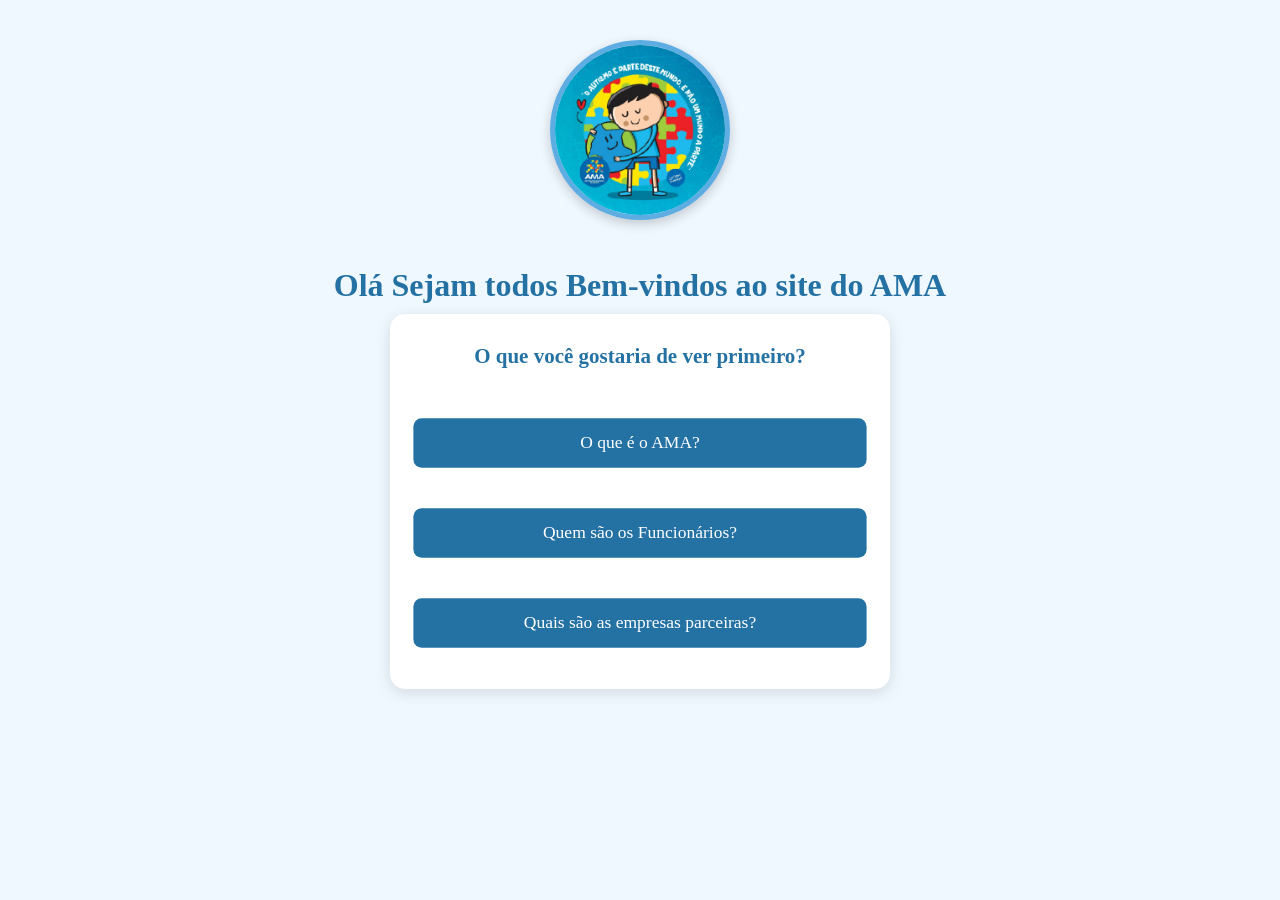
<file: index.html>
<!DOCTYPE html>
<html lang="en">
<head>
    <meta charset="UTF-8">
    <meta name="viewport" content="width=device-width, initial-scale=1.0">
    <title>Início</title>
    <link rel="stylesheet" href="style.css">
</head>
<body>

        <div class="imagem">
            <img src="imagens/ama.png" alt="Imagem">
        </div>
        <br>

        <h1>Olá Sejam todos Bem-vindos ao site do AMA</h1>

        <div class="introducao">
            <h3>O que você gostaria de ver primeiro?</h3>
            <br>
            <a href="Explicação.html">O que é o AMA?</a>
            <br>
            <a href="Funcionarios.html">Quem são os Funcionários?</a>
            <br>
            <a href="Empresa.html">Quais são as empresas parceiras?</a>
        </div>

        
</body>
</html>
</file>
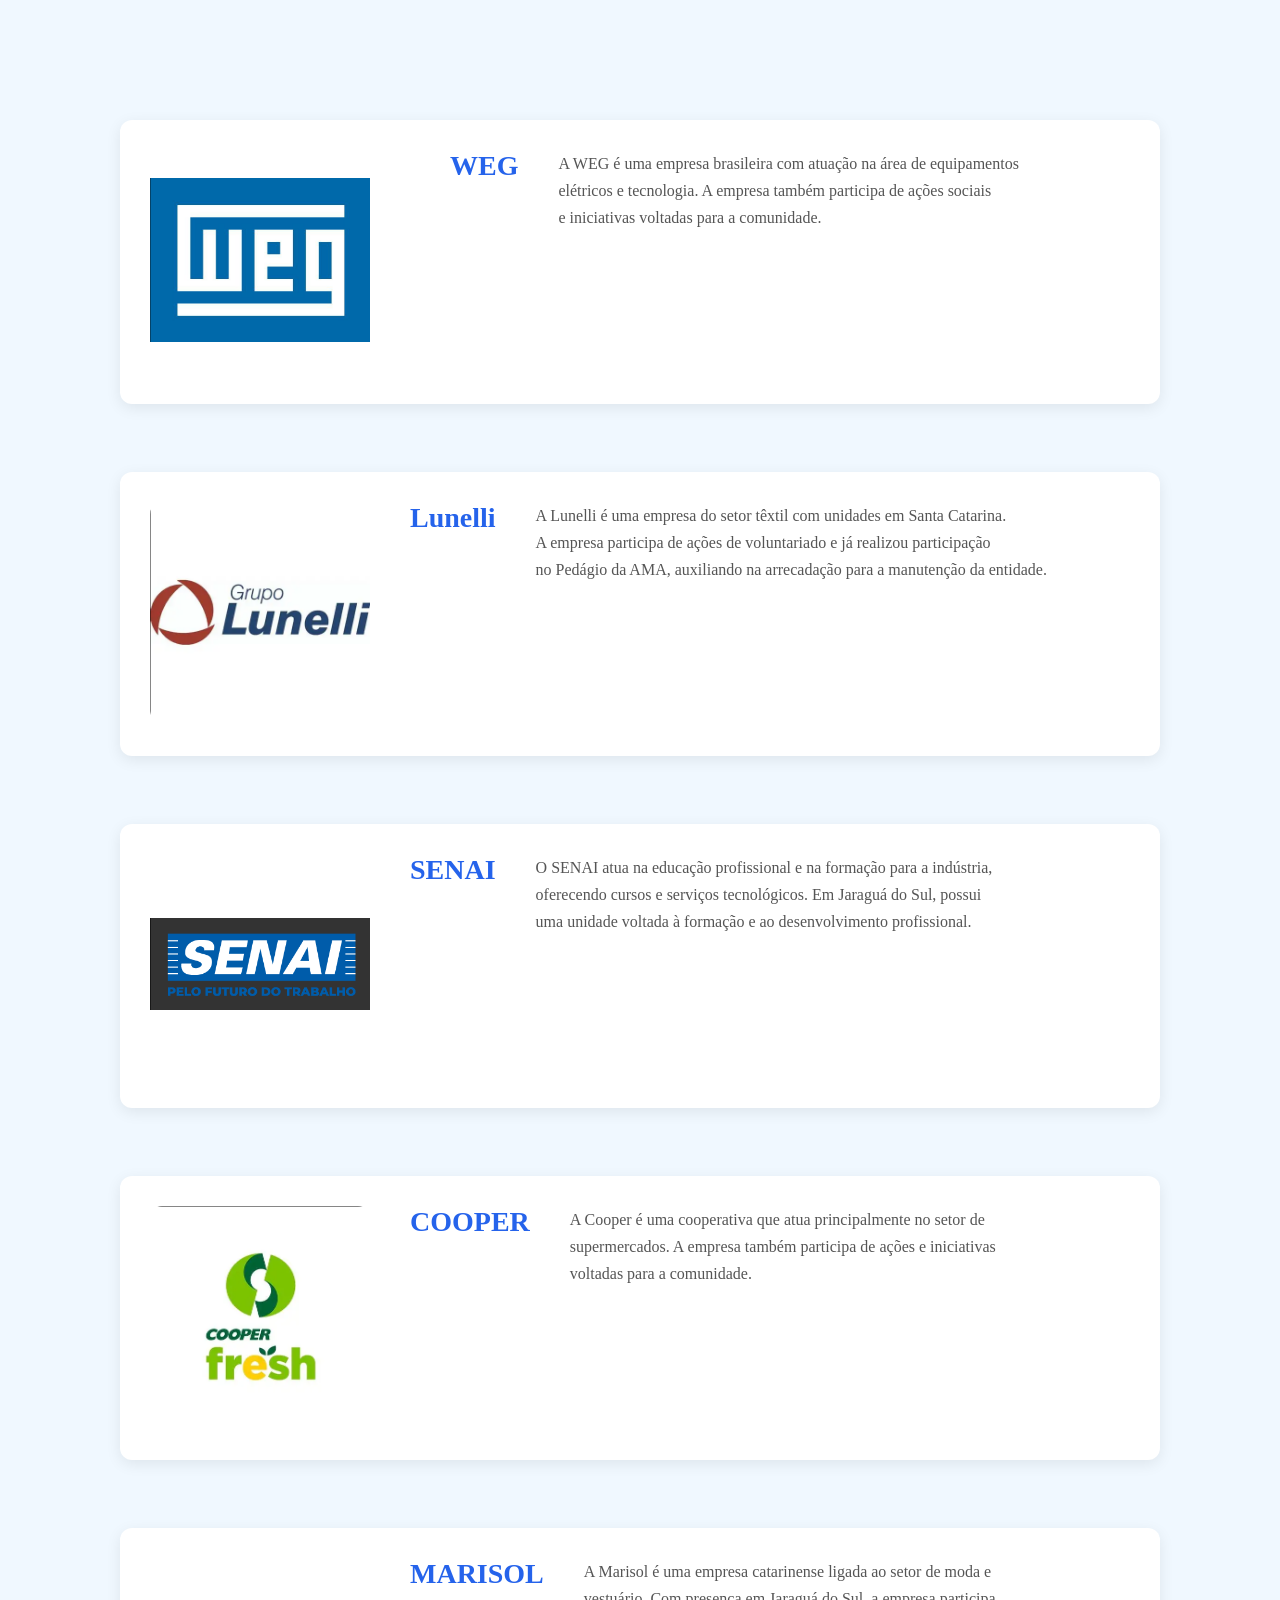
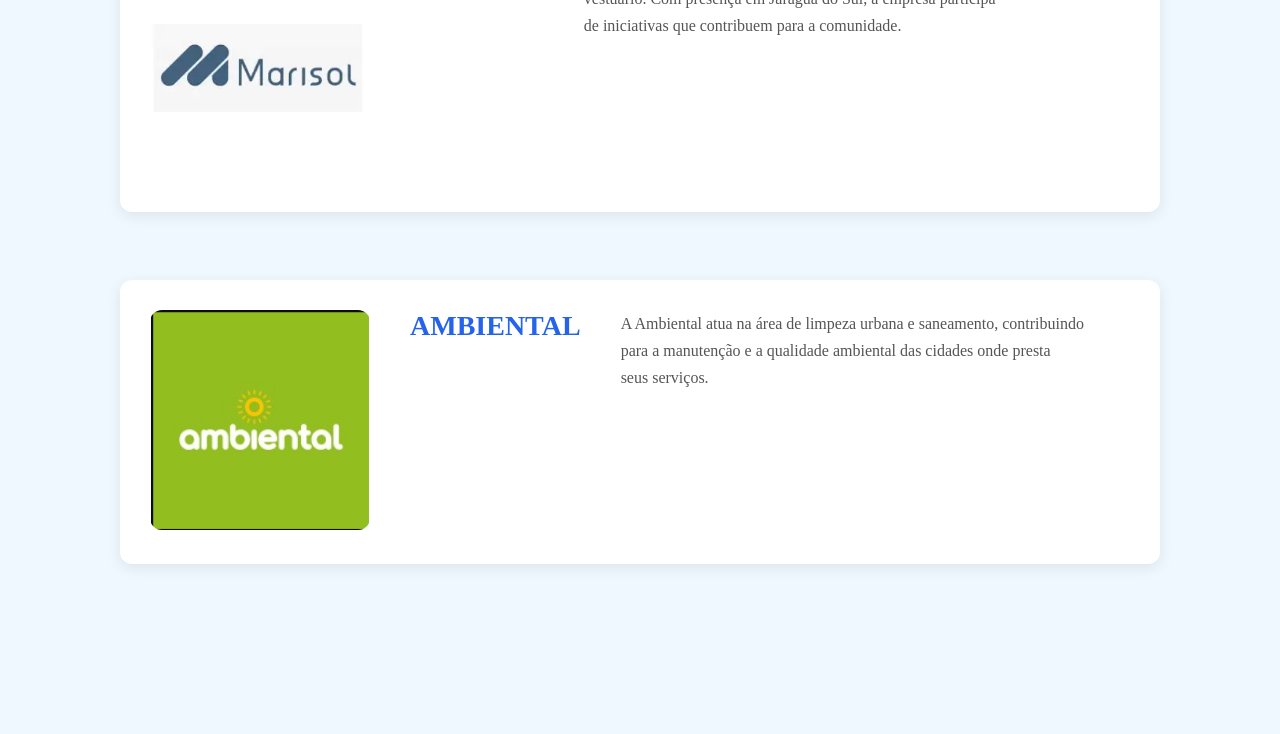
<file: Empresa.html>
<!DOCTYPE html>
<html lang="en">
<head>
    <meta charset="UTF-8">
    <meta name="viewport" content="width=device-width, initial-scale=1.0">
    <title>Empresas que ajudam o AMA</title>
    <link rel="stylesheet" href="style.css">
</head>
<body>
    <div class="empresas">
    <div class="Weg">
        <div class="Weg-foto">
            <img src="imagens/Weg.png" alt="Imagem">
        </div>
        <br>
        <h2>WEG</h2> 
        <p> 
            A WEG é uma empresa brasileira com atuação na área de equipamentos<br> 
            elétricos e tecnologia. A empresa também participa de ações sociais<br> 
            e iniciativas voltadas para a comunidade. 
        </p>
    </div>
    <br>
    <div class="Lunelli">
        <div class="Lunelli-foto">
            <img src="imagens/Lunelli.png" alt="Imagem">
        </div>
        <h2>Lunelli</h2>
        <p>
            A Lunelli é uma empresa do setor têxtil com unidades em Santa Catarina.<br> 
            A empresa participa de ações de voluntariado e já realizou participação<br> 
            no Pedágio da AMA, auxiliando na arrecadação para a manutenção da entidade.
        </p>
    </div>
    <br>
    <div class="SENAI">
        <div class="SENAI-foto">
            <img src="imagens/SENAI.png" alt="Imagem">
        </div>
        <h2>SENAI</h2>
        <p>
            O SENAI atua na educação profissional e na formação para a indústria,<br>
            oferecendo cursos e serviços tecnológicos. Em Jaraguá do Sul, possui<br>
            uma unidade voltada à formação e ao desenvolvimento profissional.
        </p>
    </div>
    <br>
    <div class="COOPER">
        <div class="COOPER-foto">
            <img src="imagens/Cooper.png" alt="Imagem">
        </div>
            
            <h2>COOPER</h2>
            <p>
                A Cooper é uma cooperativa que atua principalmente no setor de<br> 
                supermercados. A empresa também participa de ações e iniciativas<br>
                voltadas para a comunidade.
            </p>
    </div>
    <br>
    <div class="Marisol">
        <div class="Marisol-foto">
            <img src="imagens/Marisol.png" alt="Imagem">
        </div>

        <h2>MARISOL</h2>
        <p>
            A Marisol é uma empresa catarinense ligada ao setor de moda e <br>
            vestuário. Com presença em Jaraguá do Sul, a empresa participa <br>
            de iniciativas que contribuem para a comunidade.
        </p>
    </div>
    <br>
    <div class="AMBIENTAL">
        <div class="AMBIENTAL-foto">
            <img src="imagens/Ambiental.png" alt="Imagem">
        </div>
        <h2>AMBIENTAL</h2>
        <p>
            A Ambiental atua na área de limpeza urbana e saneamento, contribuindo<br> 
            para a manutenção e a qualidade ambiental das cidades onde presta<br> 
            seus serviços.
        </p>
    </div>
    </div>
</body>
</html>
</file>
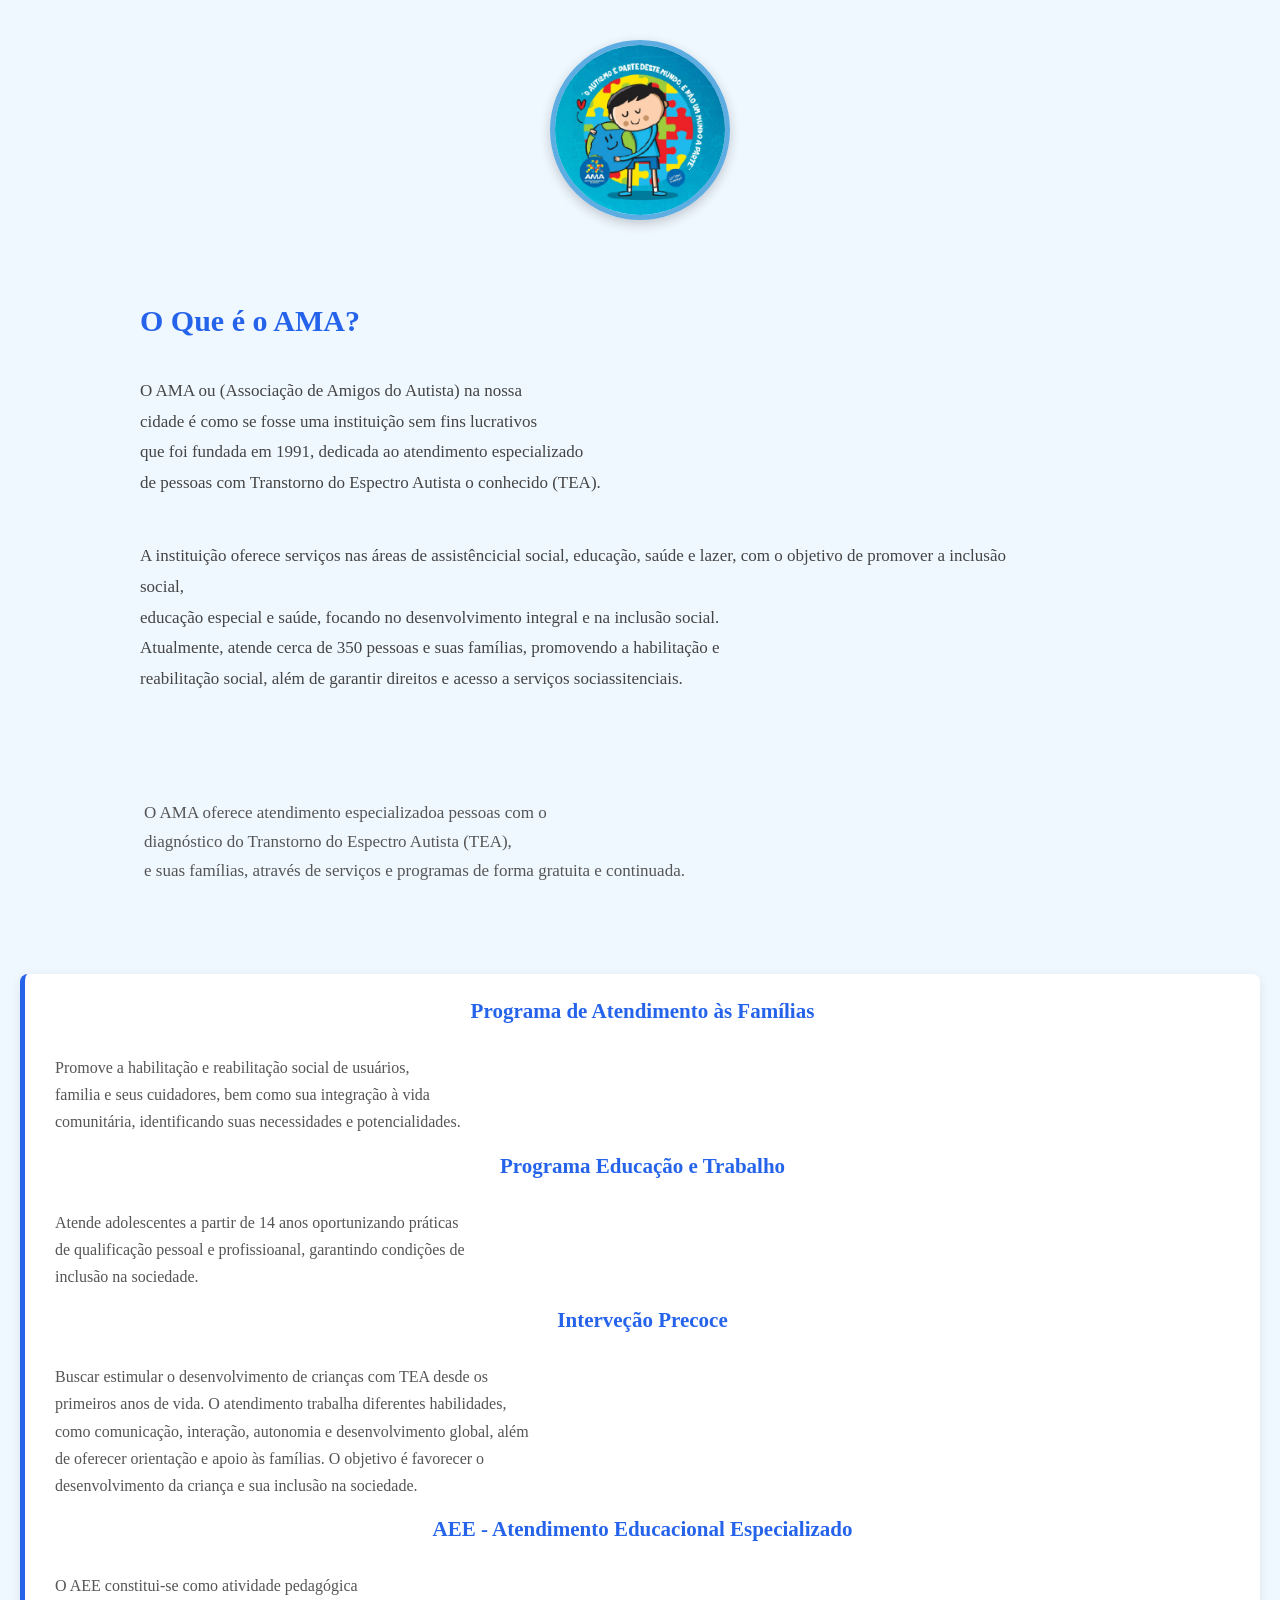
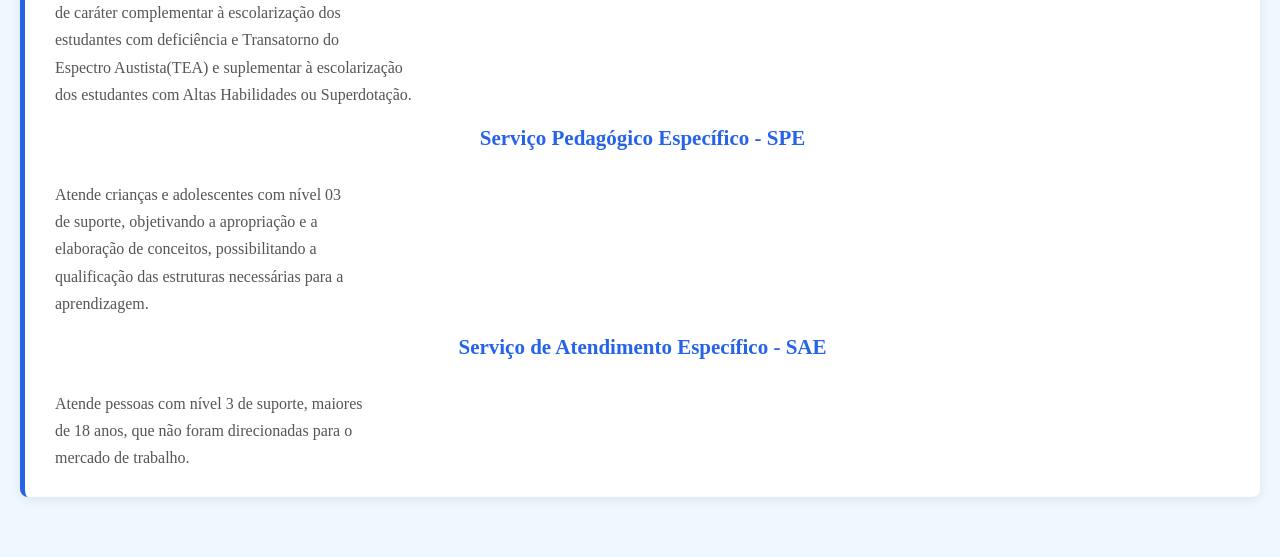
<file: Explicação.html>
<!DOCTYPE html>
<html lang="en">
<head>
    <meta charset="UTF-8">
    <meta name="viewport" content="width=device-width, initial-scale=1.0">
    <title>Introdução</title>
    <link rel="stylesheet" href="style.css">
</head>
<body>
        <div class="imagem">
            <img src="imagens/ama.png" alt="Imagem">
        </div>

        <div class="explicacao">
            <h2>O Que é o AMA?</h2>
            <br>
            <p>
                O AMA ou (Associação de Amigos do Autista) na nossa<br>
                cidade é como se fosse uma instituição sem fins lucrativos<br>
                que foi fundada em 1991, dedicada ao atendimento especializado<br>
                de pessoas com Transtorno do Espectro Autista o conhecido (TEA).
            </p>
            <br>
            <p>
                A instituição oferece serviços nas áreas de assistêncicial social, educação, saúde e lazer, com o objetivo de promover a inclusão social,<br>
                educação especial e saúde, focando no desenvolvimento integral e na inclusão social.<br>
                Atualmente, atende cerca de 350 pessoas e suas famílias, promovendo a habilitação e<br>
                reabilitação social, além de garantir direitos e acesso a serviços sociassitenciais.
            </p>
        </div>


        <diV class="assistência-social">
            
            <div class="texto-assistencia">
                <p>
                    O AMA oferece atendimento especializadoa pessoas com o<br> diagnóstico do
                    Transtorno do Espectro Autista (TEA),<br>
                    e suas famílias, através de serviços e programas de forma gratuita e continuada.
                </p>
            </div>



            <br>

            <diV class="programas">
                <h2>
                    Programa de Atendimento às Famílias
                </h2>
                <br>
                <p>
                    Promove a habilitação e reabilitação social de usuários,<br>
                    familia e seus cuidadores, bem como sua integração à vida<br>
                    comunitária, identificando suas necessidades e potencialidades.
                </p>
                <br>
                <h2>
                    Programa Educação e Trabalho
                </h2>
                <br>
                <p>
                    Atende adolescentes a partir de 14 anos oportunizando práticas<br>
                    de qualificação pessoal e profissioanal, garantindo condições de<br>
                    inclusão na sociedade.
                </p>
                <br>
                <h2>
                    Interveção Precoce
                </h2>
                <br>
                <p>
                    Buscar estimular o desenvolvimento de crianças com TEA desde os<br>
                    primeiros anos de vida. O atendimento trabalha diferentes habilidades,<br>
                    como comunicação, interação, autonomia e desenvolvimento global, além<br>
                    de oferecer orientação e apoio às famílias. O objetivo é favorecer o<br>
                    desenvolvimento da criança e sua inclusão na sociedade.
                </p>
                <br>
                <h2>
                    AEE - Atendimento Educacional Especializado
                </h2>
                <br>
                <p>
                    O AEE constitui-se como atividade pedagógica<br>
                    de caráter complementar à escolarização dos<br>
                    estudantes com deficiência e Transatorno do<br>
                    Espectro Austista(TEA) e suplementar à escolarização<br>
                    dos estudantes com Altas Habilidades ou Superdotação.
                </p>
                <br>
                <h2>
                    Serviço Pedagógico Específico - SPE
                </h2>
                <br>
                <p>
                    Atende crianças e adolescentes com nível 03<br>
                    de suporte, objetivando a apropriação e a<br>
                    elaboração de conceitos, possibilitando a<br>
                    qualificação das estruturas necessárias para a<br>
                    aprendizagem.
                </p>
                <br>
                <h2>
                    Serviço de Atendimento Específico - SAE
                </h2>
                <br>
                <p>
                    Atende pessoas com nível 3 de suporte, maiores<br>
                    de 18 anos, que não foram direcionadas para o<br>
                    mercado de trabalho. 
                </p>
            </diV>

        </diV>
</body>
</html>
</file>
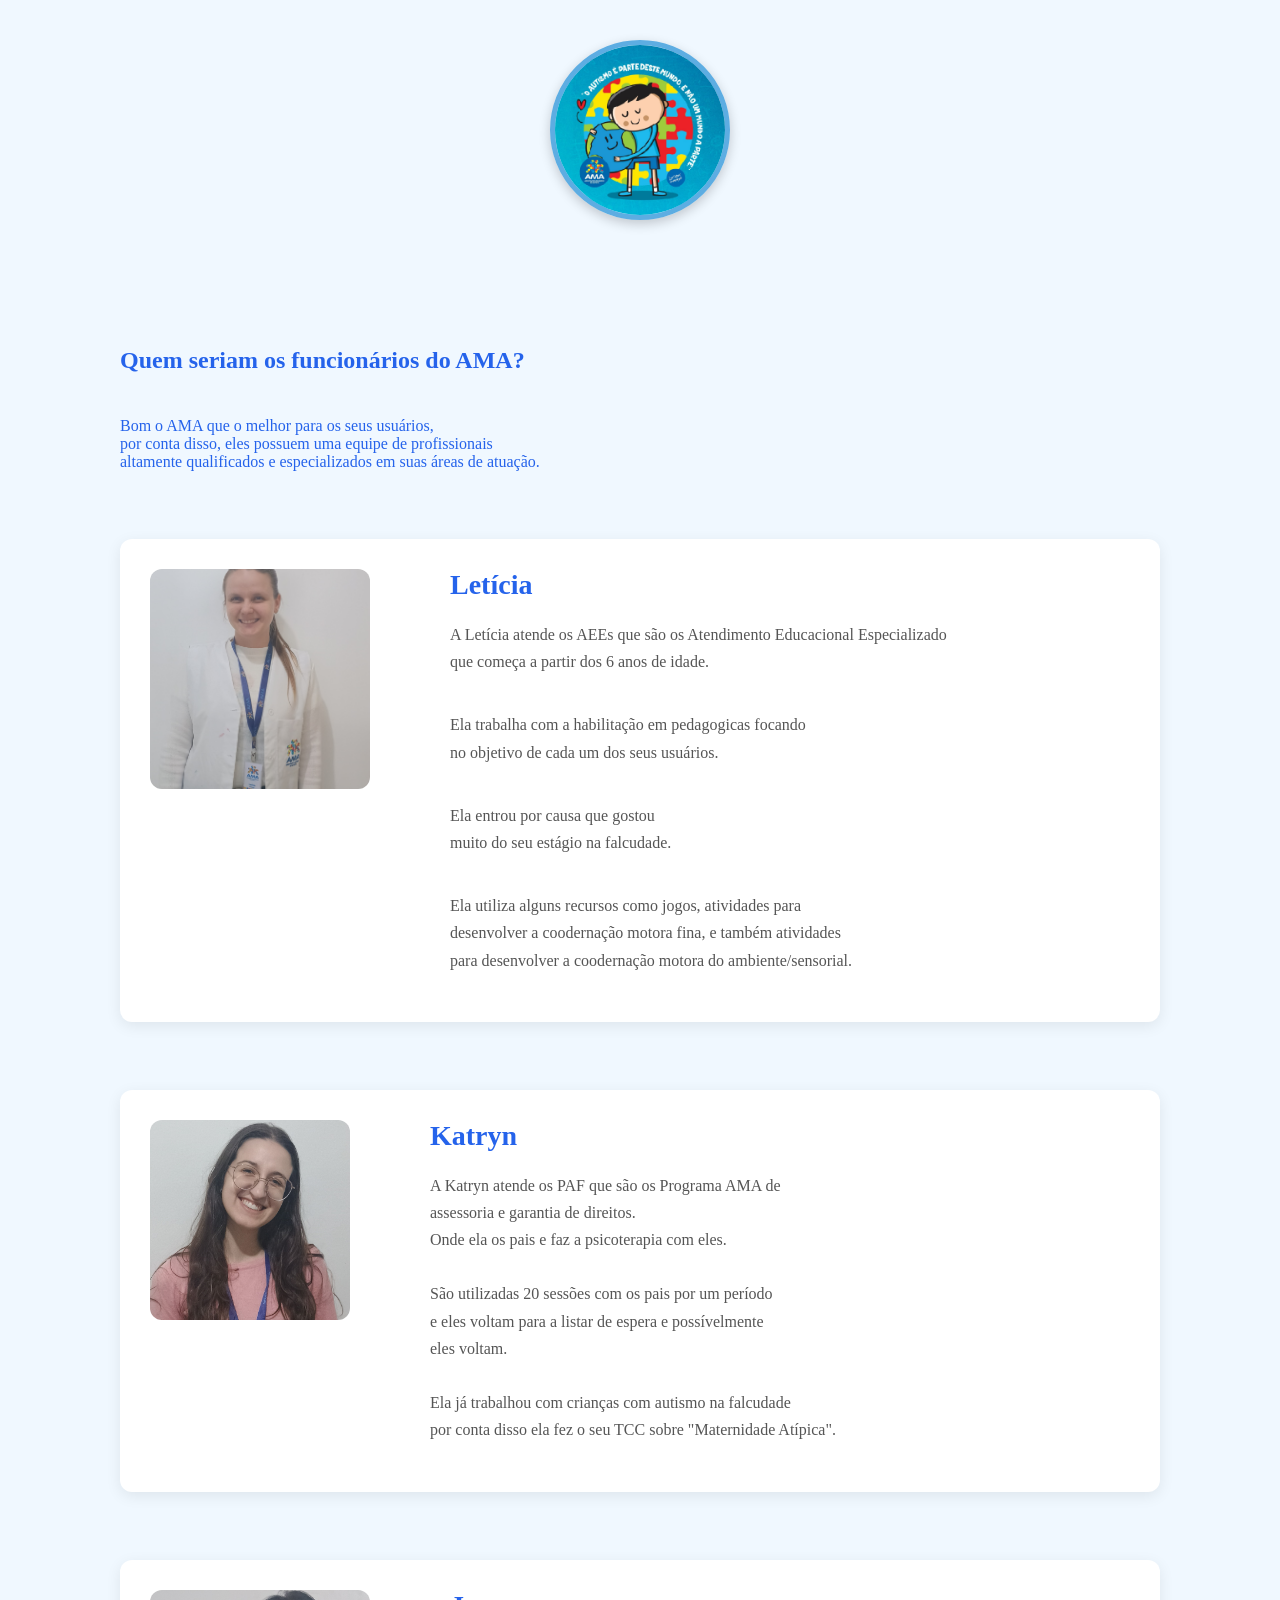
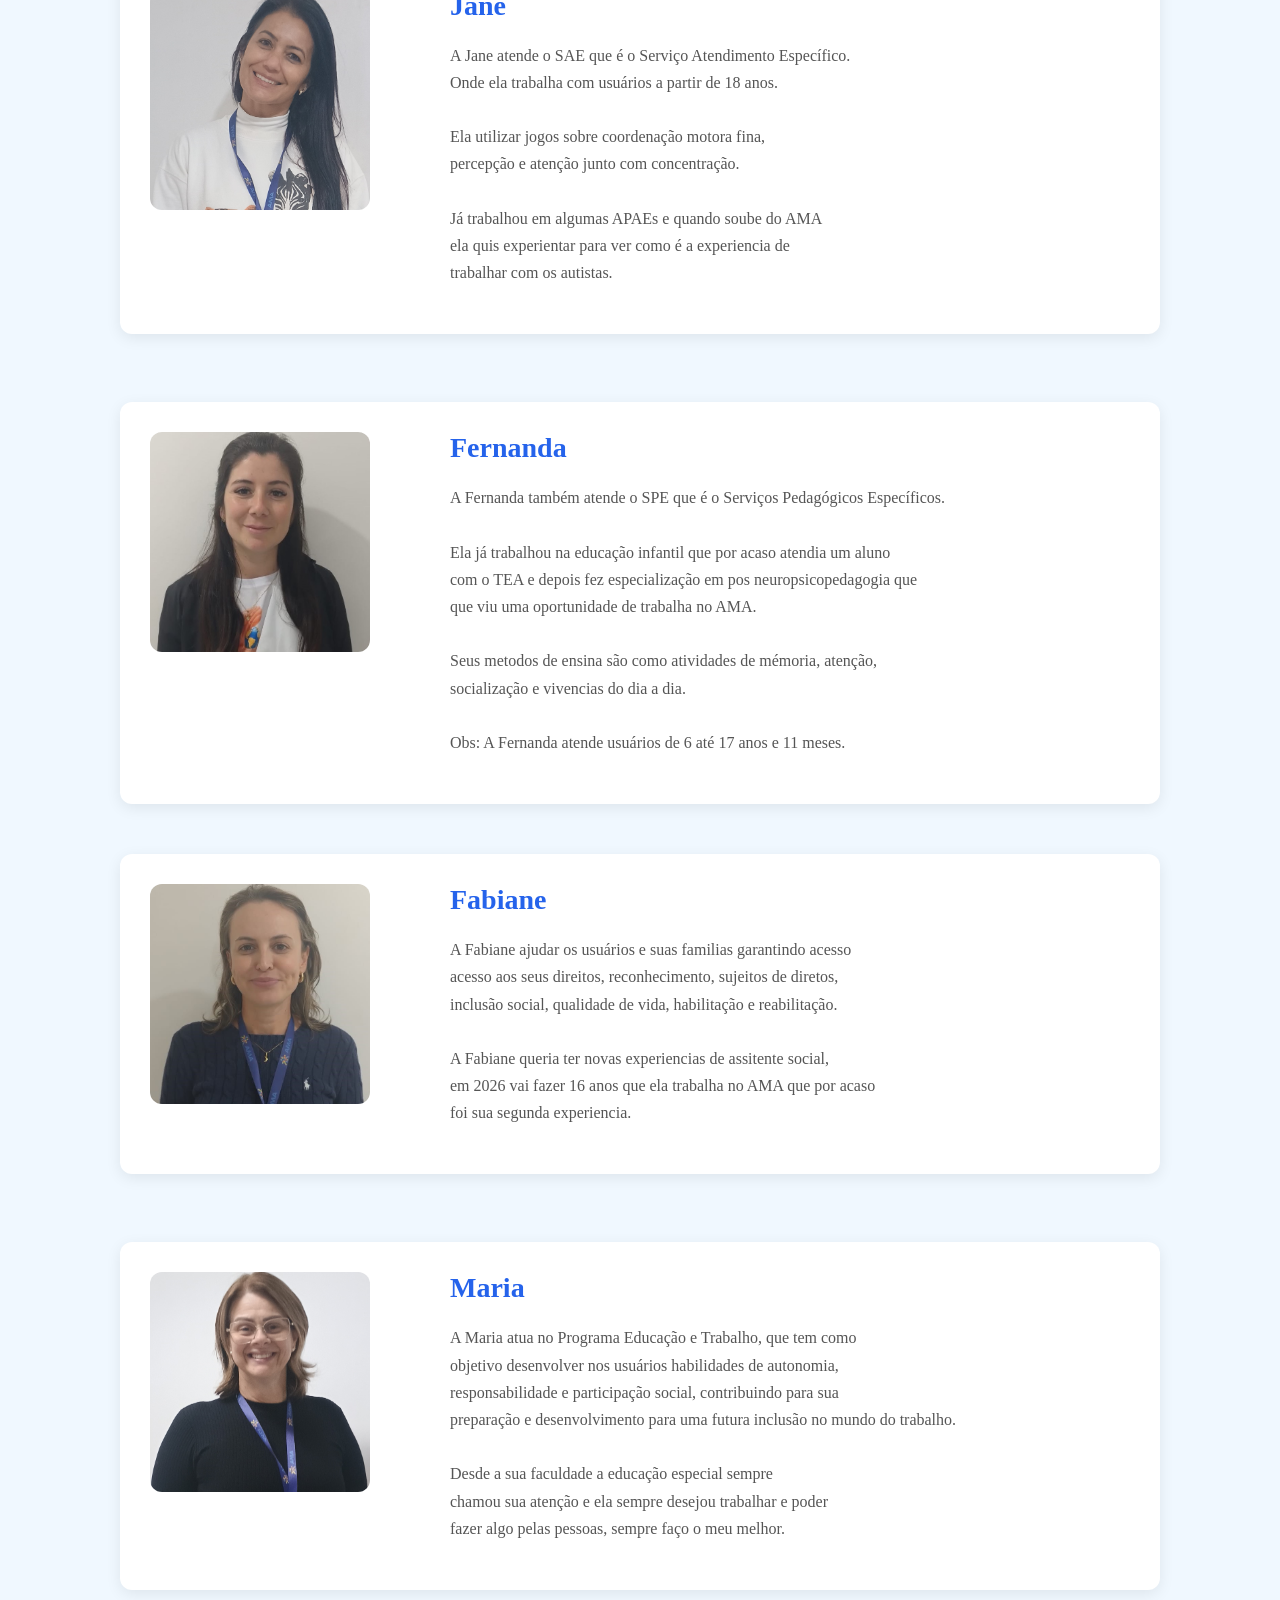
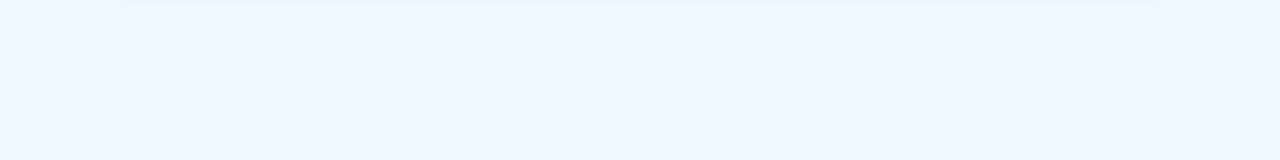
<file: Funcionarios.html>
<!DOCTYPE html>
<html lang="en">
<head>
    <meta charset="UTF-8">
    <meta name="viewport" content="width=device-width, initial-scale=1.0">
    <title>Funcionários</title>
    <link rel="stylesheet" href="style.css">
</head>
<body>
        <div class="imagem">
            <img src="imagens/ama.png" alt="Imagem">
        </div>
        
        <br>

        <div class="funcionarios">
            <h2>
                Quem seriam os funcionários do AMA?
            </h2>
            <br>
            <div class="citacao">
                <p>
                    Bom o AMA que o melhor para os seus usuários,<br>
                    por conta disso, eles possuem uma equipe de profissionais<br>
                    altamente qualificados e especializados em suas áreas de atuação.
                </p>
            </div>
            <br>
            <div class="Leticia">
                <div class="foto-Leticia">
                <img src="imagens/Leticia.jpg" alt="Imagem">
                </div>
                <br>

                <div class="informacoes-Leticia">
                <h2>
                    Letícia
                </h2>
                <p>
                    A Letícia atende os AEEs que são os Atendimento Educacional Especializado<br>
                    que começa a partir dos 6 anos de idade. 
                </p>
                <br>
                <p>
                    Ela trabalha com a habilitação em pedagogicas focando<br>
                    no objetivo de cada um dos seus usuários.
                </p>
                <br>
                <p>
                    Ela entrou por causa que gostou<br>
                    muito do seu estágio na falcudade.
                </p>
                <br>
                <p>
                    Ela utiliza alguns recursos como jogos, atividades para<br>
                    desenvolver a coodernação motora fina, e também atividades<br>
                    para desenvolver a coodernação motora do ambiente/sensorial.
                </p>
                </div>
            </div>
            <br>

            <div class="Katryn">
                <diV class="foto-Katryn">
                <img src="imagens/Katryn.jpg" alt="Imagem">
                </diV>
                <br>
                <div class="informacoes-Katryn">
                <h2>
                    Katryn
                </h2>
                <p>
                    A Katryn atende os PAF que são os Programa AMA de<br>
                    assessoria e garantia de direitos.<br>
                    Onde ela os pais e faz a psicoterapia com eles.<br>
                    <br>
                    São utilizadas 20 sessões com os pais por um período<br>
                    e eles voltam para a listar de espera e possívelmente<br>
                    eles voltam.
                    <br>
                    <br>

                    Ela já trabalhou com crianças com autismo na falcudade<br>
                    por conta disso ela fez o seu TCC sobre "Maternidade Atípica".
                </p>
                </div>
            </div>
            <br>
            <diV class="Jane">
                <div class="foto-Jane">
                <img src="imagens/Jane.jpg" alt="Imagem">
                </div>
                <br>
                <div class="informacoes-Jane">
                <h2>
                    Jane
                </h2>
                <p>
                    A Jane atende o SAE que é o Serviço Atendimento Específico.<br>
                    Onde ela trabalha com usuários a partir de 18 anos.<br>
                    <br>
                    Ela utilizar jogos sobre coordenação motora fina,<br>
                    percepção e atenção junto com concentração.<br>
                    
                    <br>

                    Já trabalhou em algumas APAEs e quando soube do AMA<br>
                    ela quis experientar para ver como é a experiencia de<br>
                    trabalhar com os autistas.
                </p>
                </div>
            </diV>
            <br>
            <diV class="Fernanda">
                <div class="foto-Fernanda">
                    <img src="imagens/Fernanda.jpg" alt="Imagem">
                </div>
                <br>
                <div class="informacoes-Fernanda">
                    <h2>
                        Fernanda
                    </h2>
                    <p>
                        A Fernanda também atende o SPE que é o Serviços Pedagógicos Específicos.<br>
                        <br>
                        Ela já trabalhou na educação infantil que por acaso atendia um aluno<br>
                        com o TEA e depois fez especialização em pos neuropsicopedagogia que<br>
                        que viu uma oportunidade de trabalha no AMA.<br>
                        <br>
                        Seus metodos de ensina são como atividades de mémoria, atenção,<br>
                        socialização e vivencias do dia a dia.<br>
                        <br>
                        Obs: A Fernanda atende usuários de 6 até 17 anos e 11 meses.
                    </p>
                </div>
            </diV>
            <div class="Fabiane">
                <div class="foto-Fabiane">
                    <img src="imagens/Fabiane.jpg" alt="Imagem">
                </div>
                <br>
                <div class="informacoes-Fabiane">
                    <h2>
                        Fabiane
                    </h2>
                    <p>
                        A Fabiane ajudar os usuários e suas familias garantindo acesso<br>
                        acesso aos seus direitos, reconhecimento, sujeitos de diretos,<br>
                        inclusão social, qualidade de vida, habilitação e reabilitação.<br>
                        <br>

                        A Fabiane queria ter novas experiencias de assitente social,<br>
                        em 2026 vai fazer 16 anos que ela trabalha no AMA que por acaso<br>
                        foi sua segunda experiencia.
                    </p>
                </div>
            </div>
            <br>
            <div class="Maria">
                <div class="foto-Maria">
                    <img src="imagens/Maria.jpg" alt="Imagem">
                </div>
                <br>
                <div class="informacoes-Maria">
                    <h2>
                        Maria
                    </h2>
                    <p>
                        A Maria atua no Programa Educação e Trabalho, que tem como<br>
                        objetivo desenvolver nos usuários habilidades de autonomia,<br>
                        responsabilidade e participação social, contribuindo para sua<br>
                        preparação e desenvolvimento para uma futura inclusão no mundo do trabalho.<br>
                        <br>

                        Desde a sua faculdade a educação especial sempre<br>
                        chamou sua atenção e ela sempre desejou trabalhar e poder<br>
                        fazer algo pelas pessoas, sempre faço o meu melhor.
                    </p>
                </div>
            </div>
        </div>
</body>
</html>
</file>
<file: style.css>
*{
    margin: 0;
    padding: 0;
    box-sizing: border-box;
}

body{
    font-family:'Times New Roman', Times, serif;
    background-color: #f0f8ff;
    color: #333;
    text-align: center;
    padding: 40px 20px;
}

.imagem{
    margin-bottom: 25px;
}

.imagem img{
    width: 180px;
    height: 180px;
    object-fit: cover;
    border-radius: 50%;
    border: 5px solid #5dade2;
    box-shadow: 0 4px 12px rgba(0, 0, 0, 0.2);
}

/* Título */
h1 {
color: #2471a3;
font-size: 32px;
margin-bottom: 10px;
}

.descricao {
font-size: 20px;
color: #555;
margin-bottom: 30px;
}

/* Área dos links */
.introducao {
background-color: white;
max-width: 500px;
margin: 0 auto;
padding: 30px;
border-radius: 15px;
box-shadow: 0 4px 15px rgba(0, 0, 0, 0.12);
}

.introducao h3 {
color: #2471a3;
margin-bottom: 20px;
font-size: 21px;
}

/* Botões */
.introducao a {
display: block;
text-decoration: none;
background-color: #5dade2;
color: white;
padding: 14px;
margin: 12px 0;
border-radius: 8px;
font-size: 17px;
transition: 0.3s;
}

.introducao a {
background-color: #2471a3;
transform: scale(1.03);
}

.explicacao{
    max-width: 1100px;
    margin: 50px auto;
    padding: 30px 50px;
}

.assistencia-social{
    max-width: 1100px;
    margin: 50px auto;
    padding: 30px 50px;
}

.explicacao h2, 
.assistencia-social h2{
    text-align: left;
    color: #2563eb;
    font-size: 30px;
    margin-bottom: 20px;
}

.explicacao p,
.assistencia-social p{
    text-align: left;
    color: #444;
    font-size: 17px;
    line-height: 1.8;
    max-width: 900px;
    margin-bottom: 25px;
}

.programas{
    margin-top: 40px;
}

.programas {
    background: white;
    padding: 25px 30px;
    margin-bottom: 20px;

    border-left: 5px solid #2563eb;
    border-radius: 8px;

    box-shadow: 0 3px 12px rgba(0, 0, 0, 0.08);
}

.programas h2 {
    color: #2563eb;
    font-size: 21px;
    margin-bottom: 12px;
}

.programas p {
    color: #555;
    font-size: 16px;
    line-height: 1.7;
    margin: 0;
    text-align: left;
}

.texto-assistencia {
    width: 80%;
    margin: 30px auto;
    text-align: left;
}

.texto-assistencia p {
    color: #555;
    font-size: 17px;
    line-height: 1.7;
}

.funcionarios{
    max-width: 1100px;
    margin: 50px auto;
    padding: 30px;
}

.funcionarios h2{
    text-align: left;
    color: #2563eb;
    margin-bottom: 25px;
}

.citacao{
    margin-bottom: 50px;
}

.citacao p{
    text-align: left;
    color: #2563eb;
    margin-bottom: 25px;
}

.Leticia{
    display: flex;
    align-items: flex-start;
    gap: 40px;

    margin-bottom: 50px;
    padding: 30px;

    background-color: white;
    border-radius: 12px;

    box-shadow: 0 4px 15px rgba(0, 0, 0, 0.08);
}

.Katryn{
    display: flex;
    align-items: flex-start;
    gap: 40px;

    margin-bottom: 50px;
    padding: 30px;

    background-color: white;
    border-radius: 12px;

    box-shadow: 0 4px 15px rgba(0, 0, 0, 0.08);
}

.Jane{
    display: flex;
    align-items: flex-start;
    gap: 40px;

    margin-bottom: 50px;
    padding: 30px;

    background-color: white;
    border-radius: 12px;

    box-shadow: 0 4px 15px rgba(0, 0, 0, 0.08);
}

.Fernanda{
    display: flex;
    align-items: flex-start;
    gap: 40px;

    margin-bottom: 50px;
    padding: 30px;

    background-color: white;
    border-radius: 12px;

    box-shadow: 0 4px 15px rgba(0, 0, 0, 0.08);
}

.Fabiane{
    display: flex;
    align-items: flex-start;
    gap: 40px;

    margin-bottom: 50px;
    padding: 30px;

    background-color: white;
    border-radius: 12px;

    box-shadow: 0 4px 15px rgba(0, 0, 0, 0.08);
}

.Maria{
    display: flex;
    align-items: flex-start;
    gap: 40px;

    margin-bottom: 50px;
    padding: 30px;

    background-color: white;
    border-radius: 12px;

    box-shadow: 0 4px 15px rgba(0, 0, 0, 0.08);
}

.foto-Leticia{
    flex-shrink: 0;
}

.foto-Leticia img{
    width: 220px;
    height: 220px;

    object-fit: cover;

    border-radius: 12px;
}

.foto-Katryn{
    flex-shrink: 0;
}

.foto-Katryn img{
    width: 200px;
    height: 200px;

    object-fit: cover;
    object-position: center top;

    border-radius: 12px;
}

.foto-Jane{
    flex-shrink: 0;
}

.foto-Jane img{
    width: 220px;
    height: 220px;

    object-fit: cover;
    object-position: center top;

    border-radius: 12px;
}

.foto-Fernanda{
    flex-shrink: 0;
}

.foto-Fernanda img{
    width: 220px;
    height: 220px;

    object-fit: cover;
    object-position: center top;

    border-radius: 12px;
}

.foto-Fabiane{
    flex-shrink: 0;
}

.foto-Fabiane img{
    width: 220px;
    height: 220px;

    object-fit: cover;
    object-position: center top;

    border-radius: 12px;
}

.foto-Maria{
    flex-shrink: 0;
}

.foto-Maria img{
    width: 220px;
    height: 220px;

    object-fit: cover;
    object-position: center top;

    border-radius: 12px;
}

.informacoes-Leticia{
    flex: 1;
}

.informacoes-Leticia h2{
    color: #2563eb;
    font-size: 28px;
    margin-top: 0;
    margin-bottom: 20px;
}

.informacoes-Leticia p{
    color: #555;
    font-size: 16px;
    line-height: 1.7;

    margin-bottom: 18px;
    text-align: left;
}

.informacoes-Katryn{
    flex: 1;
}

.informacoes-Katryn h2{
    color: #2563eb;
    font-size: 28px;
    margin-top: 0;
    margin-bottom: 20px;
}

.informacoes-Katryn p{
    color: #555;
    font-size: 16px;
    line-height: 1.7;

    margin-bottom: 18px;
    text-align: left;
}

.informacoes-Jane{
    flex: 1;
}

.informacoes-Jane h2{
    color: #2563eb;
    font-size: 28px;
    margin-top: 0;
    margin-bottom: 20px;
}

.informacoes-Jane p{
    color: #555;
    font-size: 16px;
    line-height: 1.7;

    margin-bottom: 18px;
    text-align: left;
}

.informacoes-Fernanda{
    flex: 1;
}

.informacoes-Fernanda h2{
    color: #2563eb;
    font-size: 28px;
    margin-top: 0;
    margin-bottom: 20px;
}

.informacoes-Fernanda p{
    color: #555;
    font-size: 16px;
    line-height: 1.7;

    margin-bottom: 18px;
    text-align: left;
}

.informacoes-Fabiane{
    flex: 1;
}

.informacoes-Fabiane h2{
    color: #2563eb;
    font-size: 28px;
    margin-top: 0;
    margin-bottom: 20px;
}

.informacoes-Fabiane p{
    color: #555;
    font-size: 16px;
    line-height: 1.7;

    margin-bottom: 18px;
    text-align: left;
}

.informacoes-Maria{
    flex: 1;
}

.informacoes-Maria h2{
    color: #2563eb;
    font-size: 28px;
    margin-top: 0;
    margin-bottom: 20px;
}

.informacoes-Maria p{
    color: #555;
    font-size: 16px;
    line-height: 1.7;

    margin-bottom: 18px;
    text-align: left;
}

/* =========================
   EMPRESAS
   ========================= */

.empresas{
    max-width: 1100px;
    margin: 50px auto;
    padding: 30px;
}

/* Título de cada empresa */
.empresas h2{
    color: #2563eb;
    font-size: 28px;
    margin-top: 0;
    margin-bottom: 20px;
}

/* Texto das empresas */
.empresas p{
    color: #555;
    font-size: 16px;
    line-height: 1.7;
    margin-bottom: 18px;
    text-align: left;
}

/* Cada empresa */
.Weg,
.Lunelli,
.SENAI,
.COOPER,
.Marisol,
.AMBIENTAL{
    display: flex;
    align-items: flex-start;
    gap: 40px;

    margin-bottom: 50px;
    padding: 30px;

    background-color: white;
    border-radius: 12px;

    box-shadow: 0 4px 15px rgba(0, 0, 0, 0.08);
}

/* Imagens das empresas */
.Weg img,
.Lunelli img,
.SENAI img,
.COOPER img,
.Marisol img,
.AMBIENTAL img{
    width: 220px;
    height: 220px;

    object-fit: contain;

    border-radius: 12px;
    flex-shrink: 0;
}

/* Área de informações */
.Weg h2,
.Lunelli h2,
.SENAI h2,
.COOPER h2,
.Marisol h2,
.AMBIENTAL h2{
    color: #2563eb;
    font-size: 28px;
    margin-top: 0;
    margin-bottom: 20px;
}

.Weg p,
.Lunelli p,
.SENAI p,
.COOPER p,
.Marisol p,
.AMBIENTAL p{
    color: #555;
    font-size: 16px;
    line-height: 1.7;
    margin-bottom: 18px;
    text-align: left;
}
</file>
